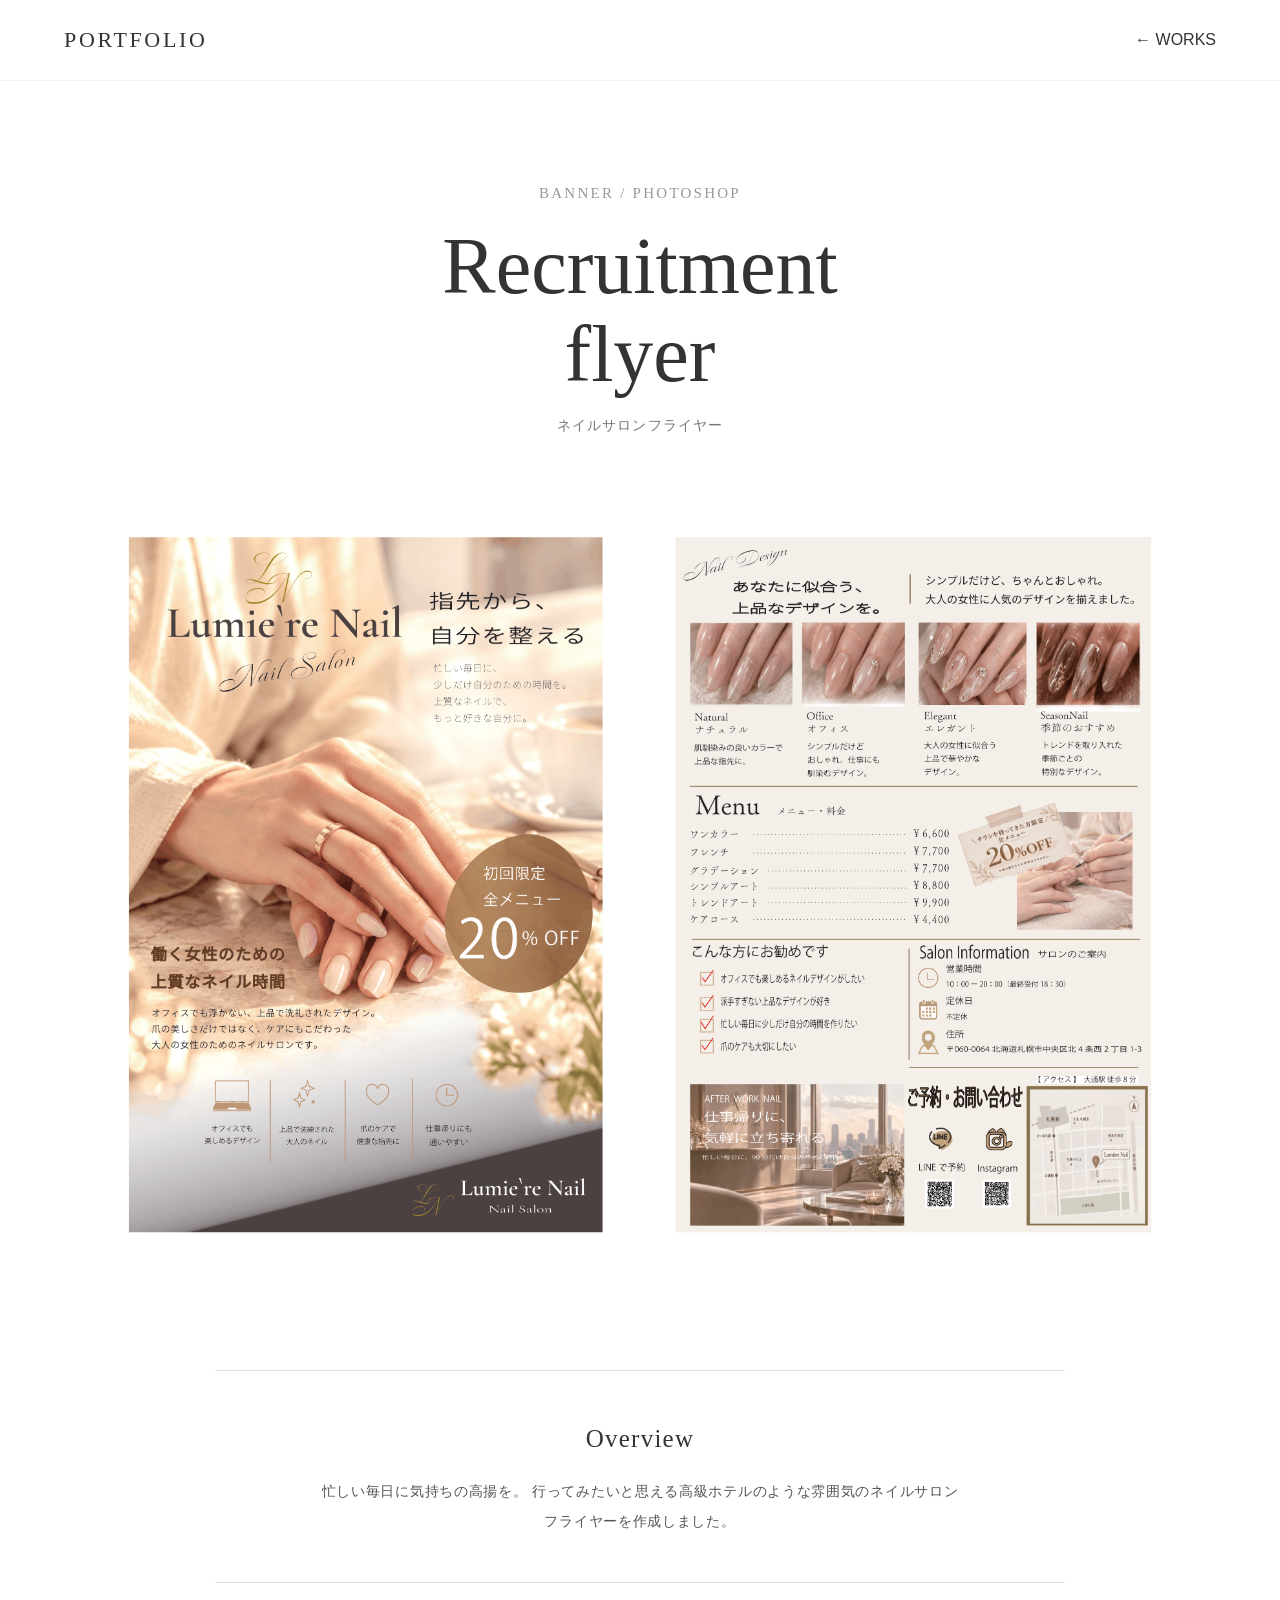
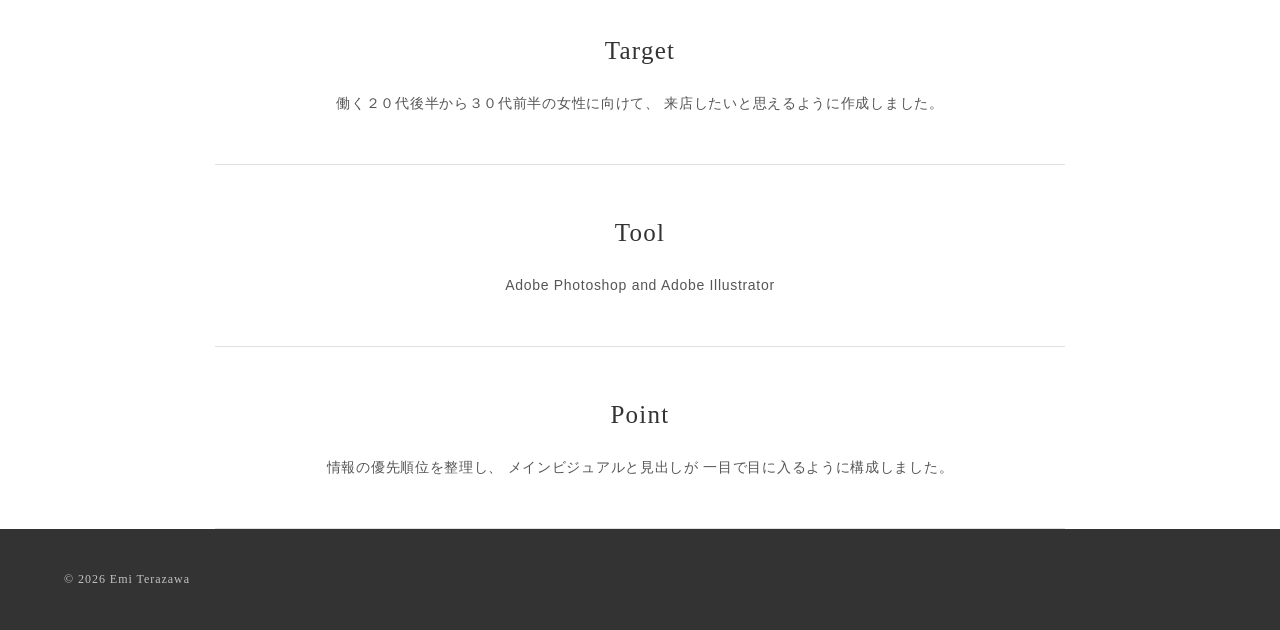
<file: works/flyer.html>
<!DOCTYPE html>
<html lang="ja">

<head>

    <meta charset="UTF-8">

    <meta name="viewport"
        content="width=device-width, initial-scale=1.0">

    <title>Recruitment Banner | Portfolio</title>

    <link rel="stylesheet"
        href="../css/style.css">

    <link rel="stylesheet"
        href="../css/work-detail.css">

</head>


<body>


<header class="header">

    <div class="header-inner">

        <a href="../index.html"
            class="logo">

            PORTFOLIO

        </a>


        <a href="../index.html#works"
            class="back-link">

            ← WORKS

        </a>

    </div>

</header>



<main class="work-detail">


    <div class="work-detail-heading">

        <span>
            BANNER / PHOTOSHOP
        </span>

        <h1>
            Recruitment<br>
            flyer
        </h1>

        <p>
            ネイルサロンフライヤー
        </p>

    </div>



    <div class="work-detail-main">

        <img
            src="../images/フライヤー修正2-1.png"
            alt="フライヤー表">
            <img
            src="../images/フライヤー修正2-2.png"
            alt="フライヤー裏">

    </div>



    <div class="work-detail-info">


        <div>

            <h2>
                Overview
            </h2>

            <p>
                忙しい毎日に気持ちの高揚を。
                行ってみたいと思える高級ホテルのような雰囲気のネイルサロンフライヤーを作成しました。
            </p>

        </div>


        <div>

            <h2>
                Target
            </h2>

            <p>
                働く２０代後半から３０代前半の女性に向けて、
                来店したいと思えるように作成しました。
            </p>

        </div>


        <div>

            <h2>
                Tool
            </h2>

            <p>
                Adobe Photoshop
                and Adobe Illustrator
            </p>

        </div>


        <div>

            <h2>
                Point
            </h2>

            <p>
                情報の優先順位を整理し、
                メインビジュアルと見出しが
                一目で目に入るように構成しました。
            </p>

        </div>

    </div>


</main>



<footer class="footer">

    <div class="footer-inner">

        <p>
            © 2026 Emi Terazawa
        </p>

    </div>

</footer>


</body>

</html>
</file>
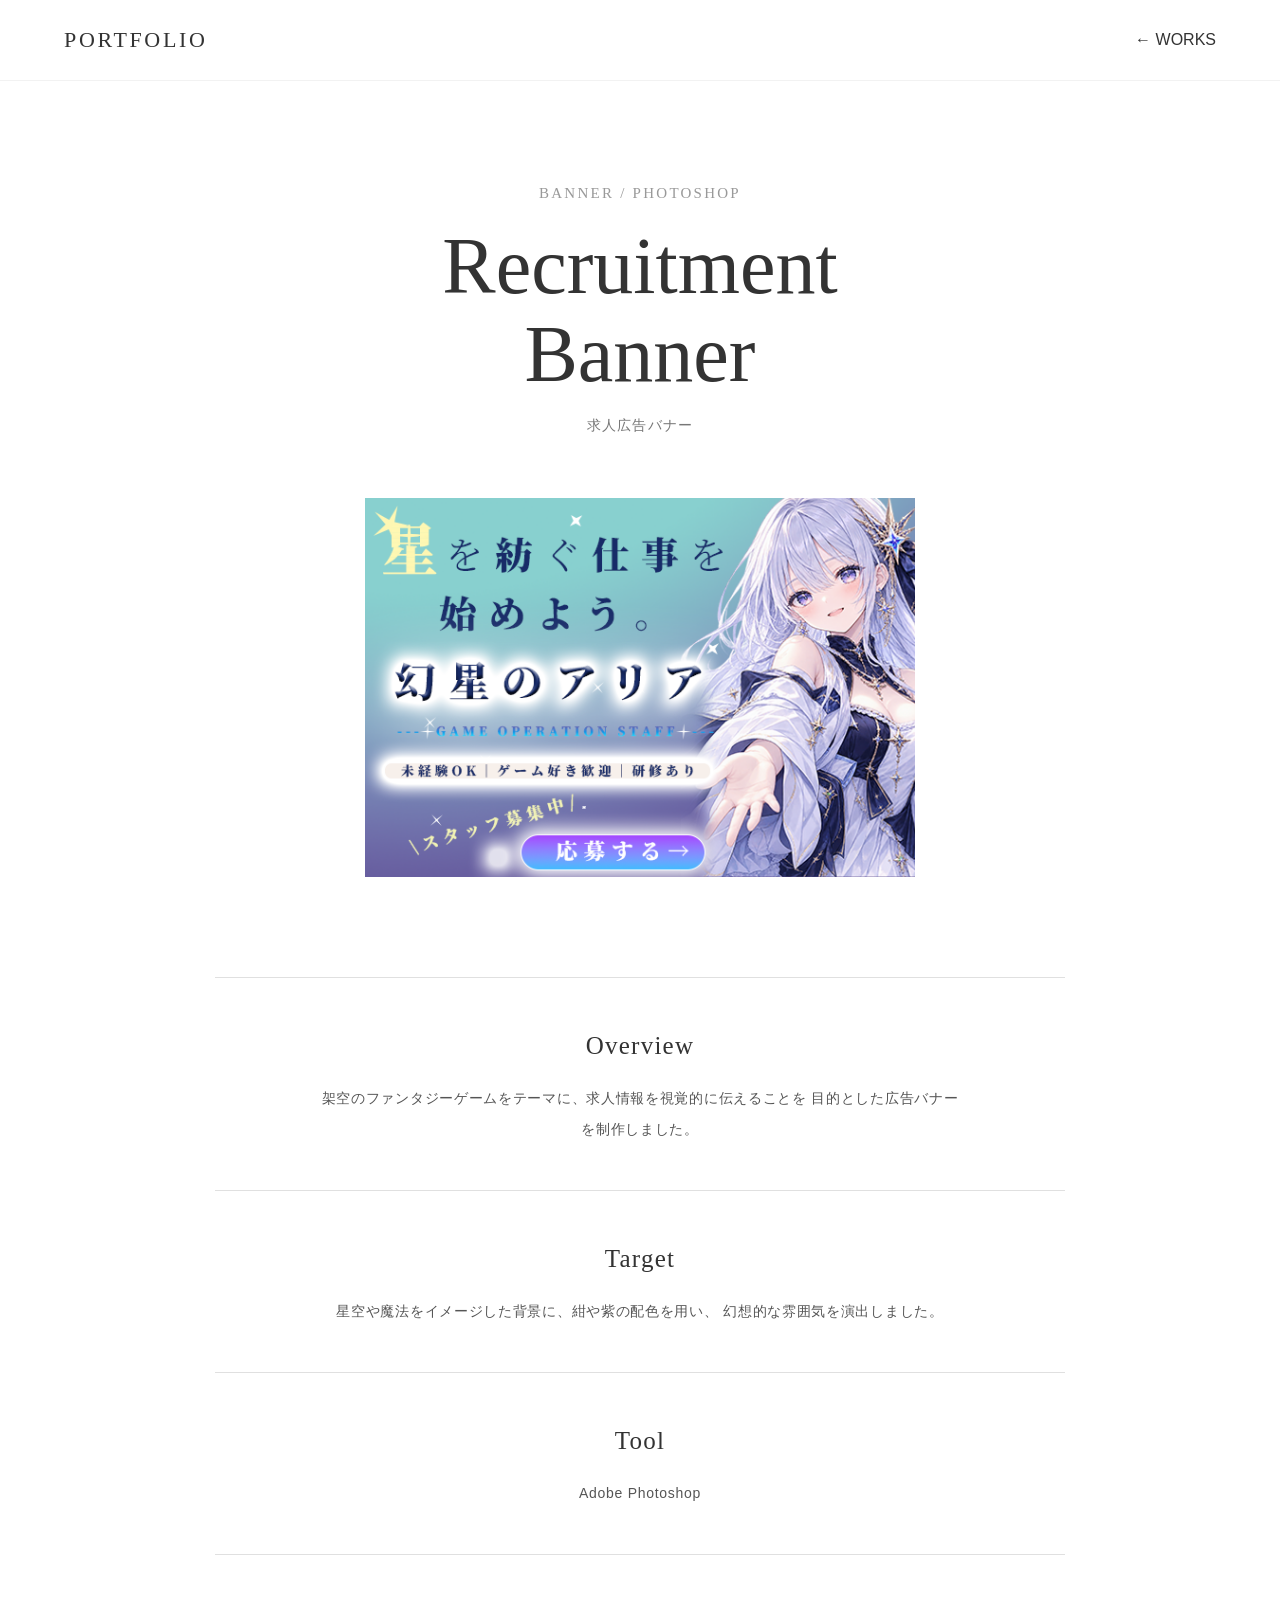
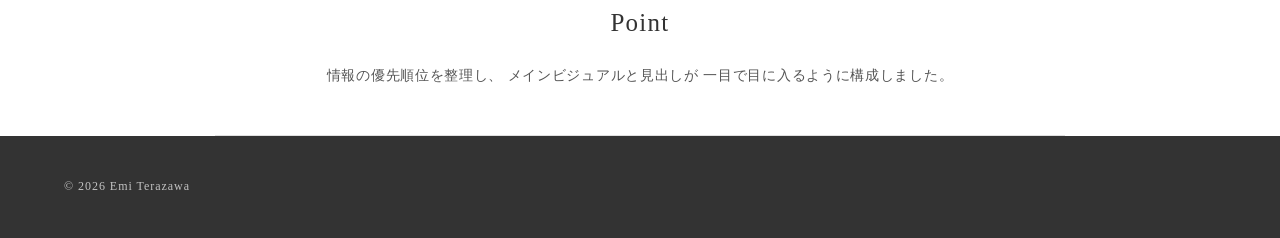
<file: works/game.html>
<!DOCTYPE html>
<html lang="ja">

<head>

    <meta charset="UTF-8">

    <meta name="viewport"
        content="width=device-width, initial-scale=1.0">

    <title>Recruitment Banner | Portfolio</title>

    <link rel="stylesheet"
        href="../css/style.css">

    <link rel="stylesheet"
        href="../css/work-detail.css">

</head>


<body>


<header class="header">

    <div class="header-inner">

        <a href="../index.html"
            class="logo">

            PORTFOLIO

        </a>


        <a href="../index.html#works"
            class="back-link">

            ← WORKS

        </a>

    </div>

</header>



<main class="work-detail">


    <div class="work-detail-heading">

        <span>
            BANNER / PHOTOSHOP
        </span>

        <h1>
            Recruitment<br>
            Banner
        </h1>

        <p>
            求人広告バナー
        </p>

    </div>



    <div class="work-detail-main">

        <img
            src="../images/アリア.png"
            alt="求人広告バナー">

    </div>



    <div class="work-detail-info">


        <div>

            <h2>
                Overview
            </h2>

            <p>
                架空のファンタジーゲームをテーマに、求人情報を視覚的に伝えることを
                目的とした広告バナーを制作しました。
            </p>

        </div>


        <div>

            <h2>
                Target
            </h2>

            <p>
                星空や魔法をイメージした背景に、紺や紫の配色を用い、
                幻想的な雰囲気を演出しました。
            </p>

        </div>


        <div>

            <h2>
                Tool
            </h2>

            <p>
                Adobe Photoshop
            </p>

        </div>


        <div>

            <h2>
                Point
            </h2>

            <p>
                情報の優先順位を整理し、
                メインビジュアルと見出しが
                一目で目に入るように構成しました。
            </p>

        </div>

    </div>


</main>



<footer class="footer">

    <div class="footer-inner">

        <p>
            © 2026 Emi Terazawa
        </p>

    </div>

</footer>


</body>

</html>
</file>
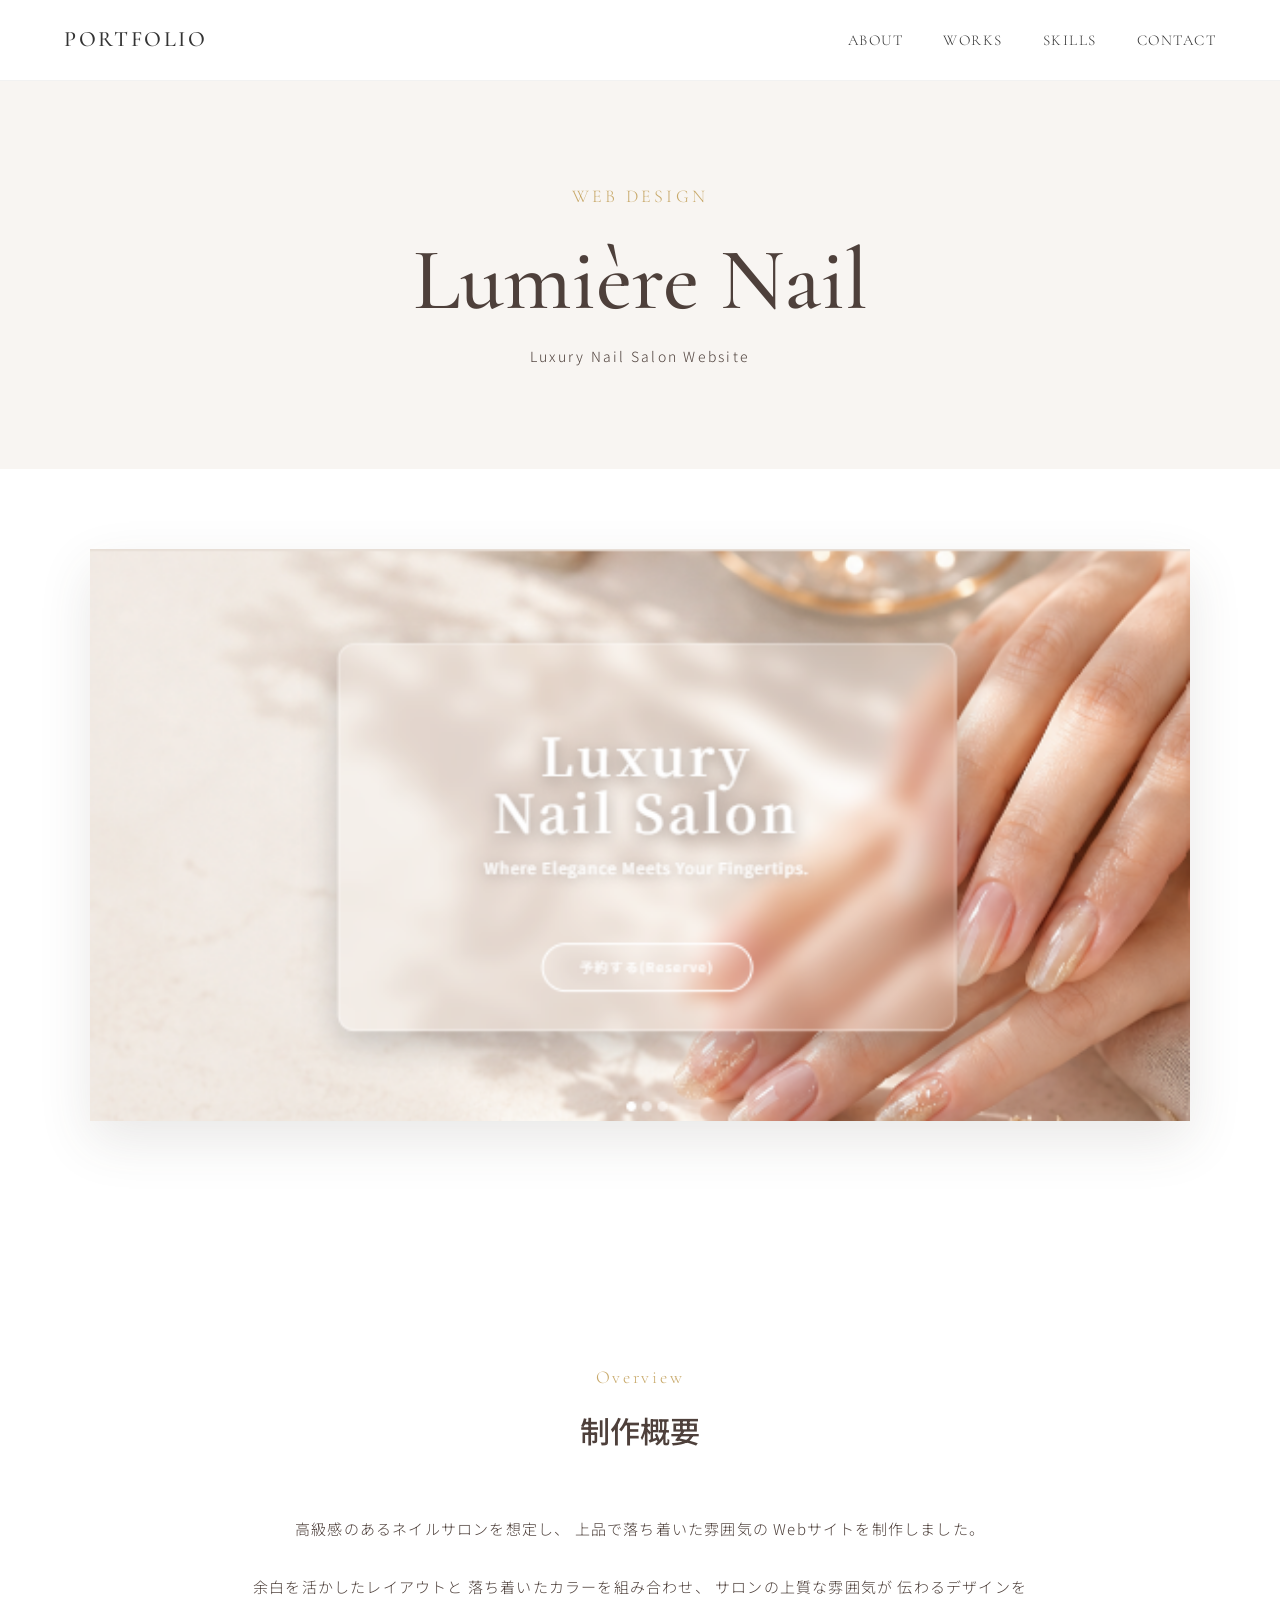
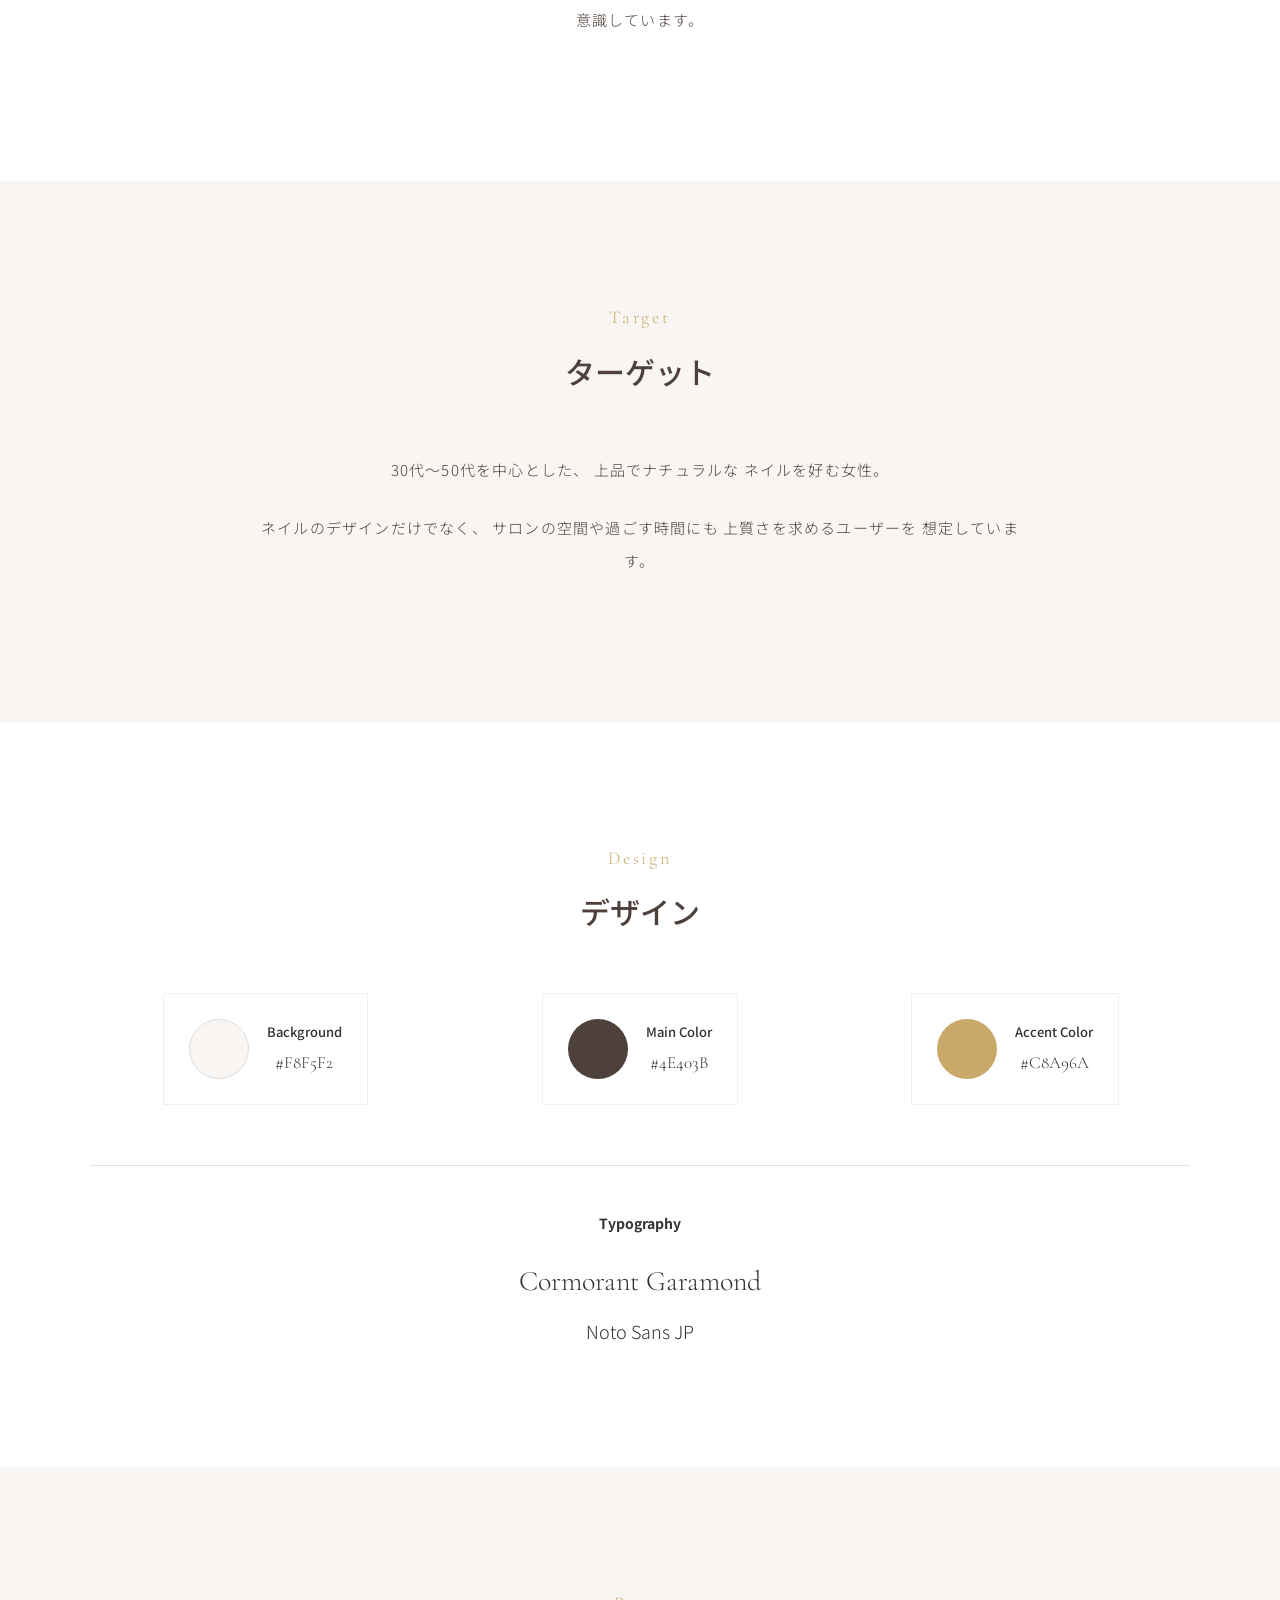
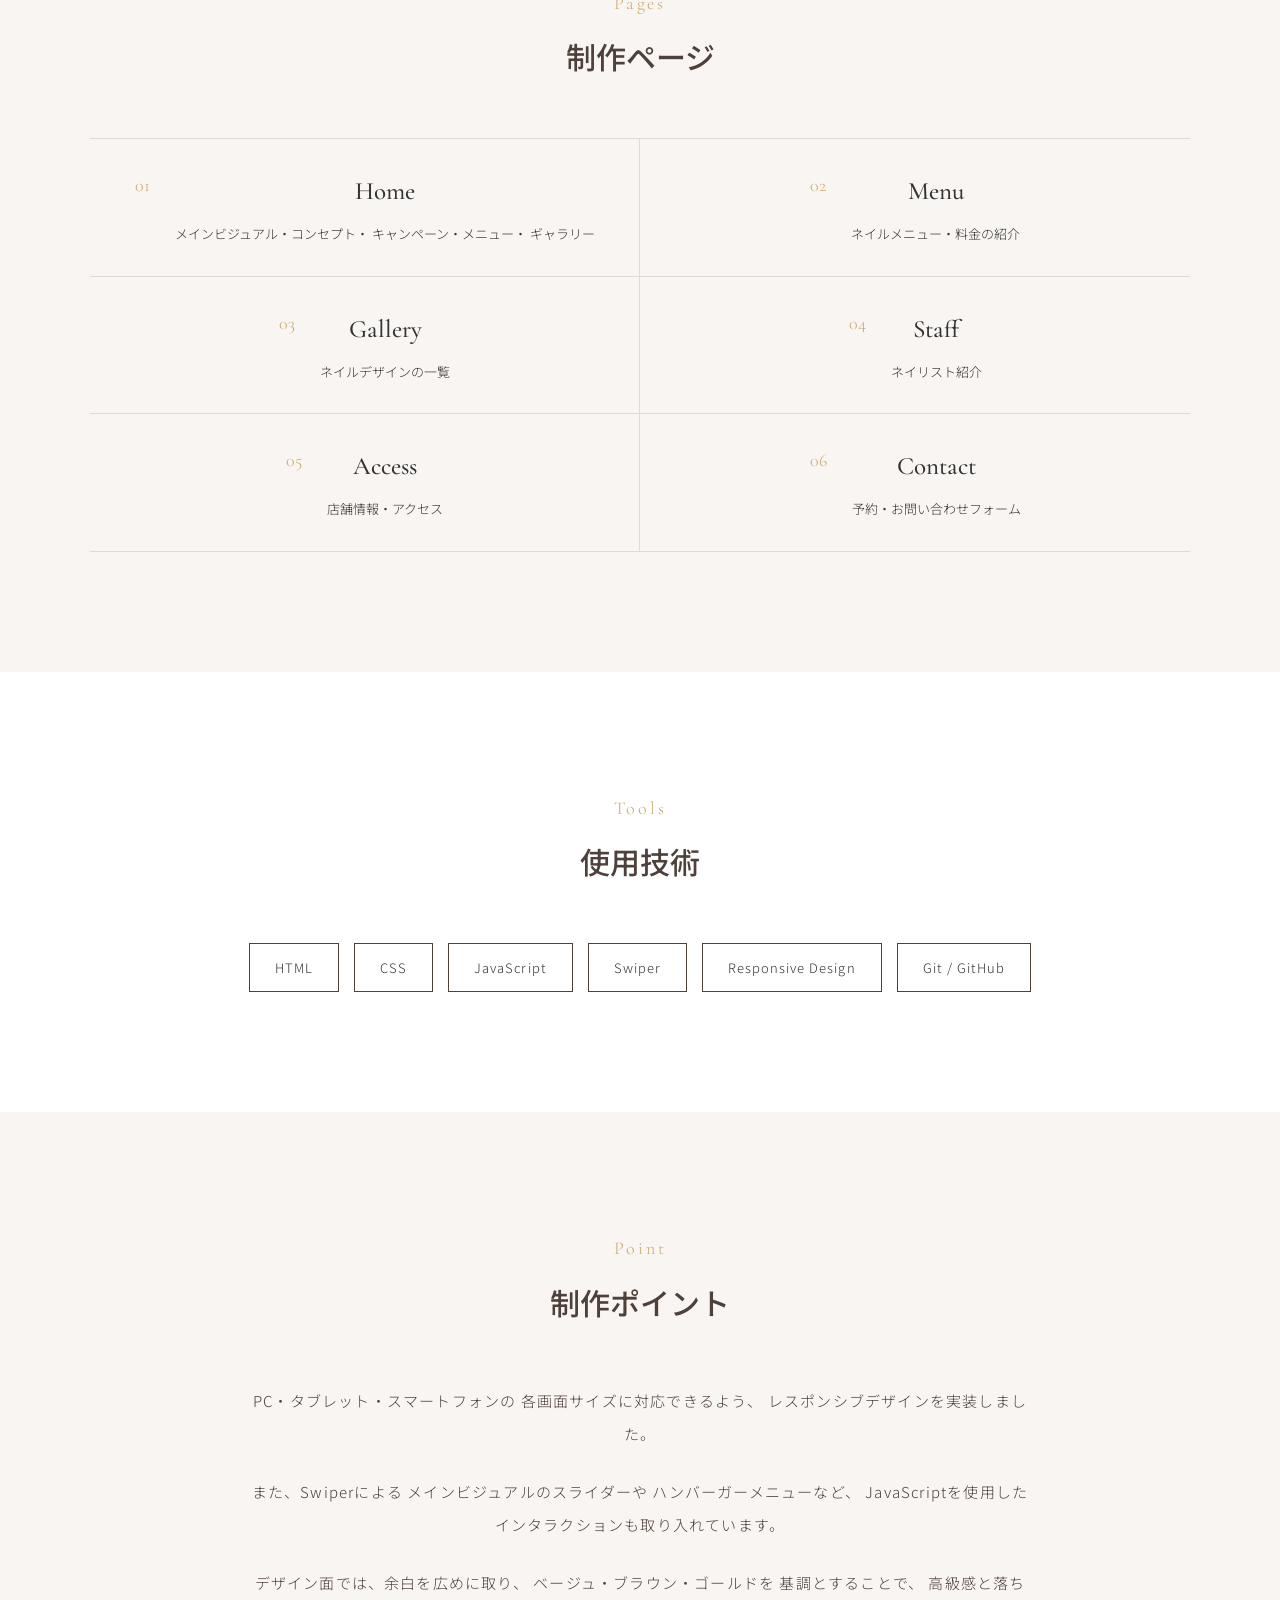
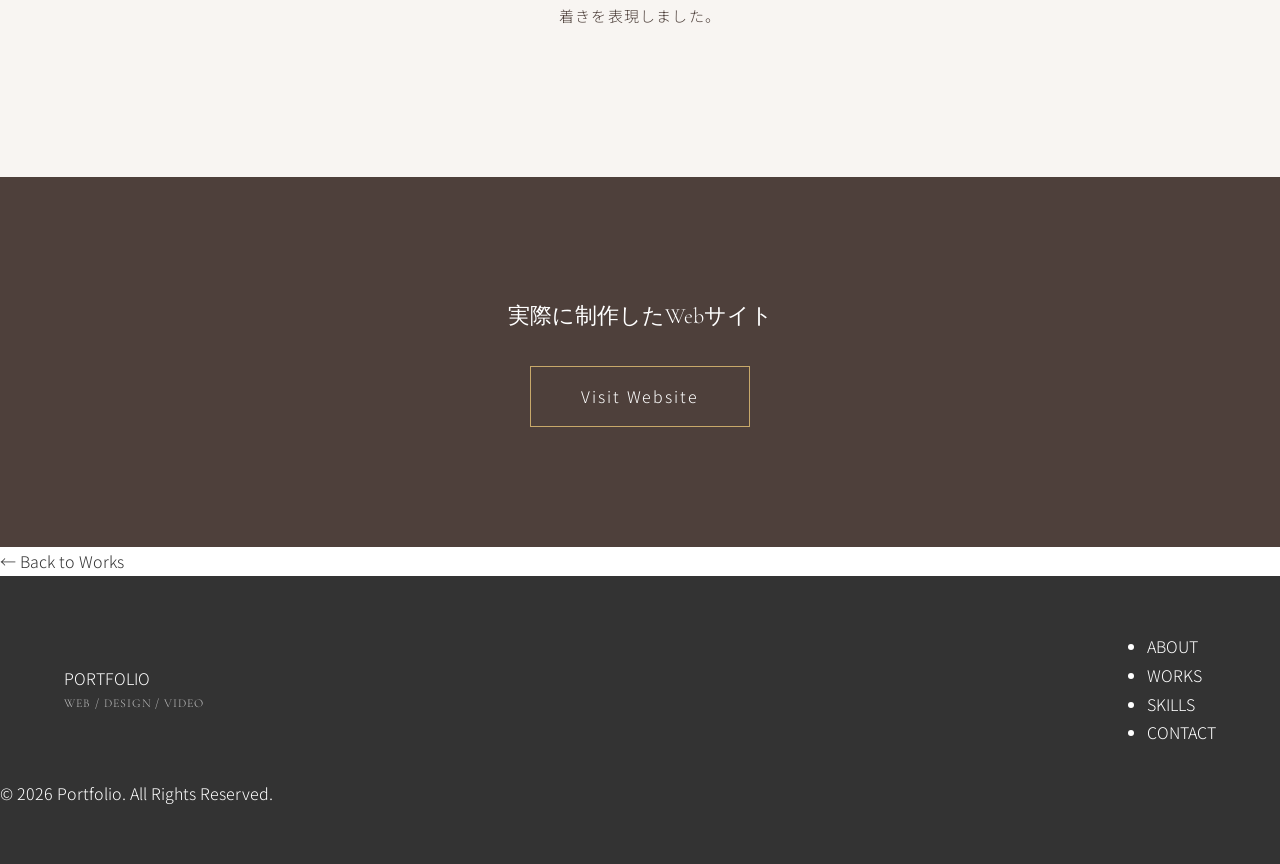
<file: works/lumiere.html>
<!DOCTYPE html>
<html lang="ja">

<head>
    <meta charset="UTF-8">

    <meta name="viewport" content="width=device-width, initial-scale=1.0">

    <meta name="description"
        content="Lumière Nail - ネイルサロンのWebサイト制作実績">

    <title>Lumière Nail | Portfolio</title>

    <!-- Google Fonts -->
    <link rel="preconnect"
        href="https://fonts.googleapis.com">

    <link rel="preconnect"
        href="https://fonts.gstatic.com"
        crossorigin>

    <link href="https://fonts.googleapis.com/css2?family=Cormorant+Garamond:wght@400;500;600&family=Noto+Sans+JP:wght@300;400;500;700&display=swap"
        rel="stylesheet">

    <!-- Portfolio CSS -->
    <link rel="stylesheet"
        href="../css/style.css">

    <link rel="stylesheet"
        href="../css/work-detail.css">
</head>


<body class="lumiere-detail">


    <!-- =========================
         Header
    ========================== -->

    <header class="header">

        <div class="header-inner">

            <h1 class="logo">
                <a href="../index.html">
                    PORTFOLIO
                </a>
            </h1>


            <nav class="nav">

                <ul class="nav-list">

                    <li>
                        <a href="../index.html#about">
                            ABOUT
                        </a>
                    </li>

                    <li>
                        <a href="../index.html#works">
                            WORKS
                        </a>
                    </li>

                    <li>
                        <a href="../index.html#skills">
                            SKILLS
                        </a>
                    </li>

                    <li>
                        <a href="../index.html#contact">
                            CONTACT
                        </a>
                    </li>

                </ul>

            </nav>


            <button class="hamburger"
                type="button"
                aria-label="メニューを開く">

                <span></span>
                <span></span>
                <span></span>

            </button>

        </div>


        <!-- Mobile Menu -->

        <nav class="mobile-nav">

            <ul>

                <li>
                    <a href="../index.html#about">
                        ABOUT
                    </a>
                </li>

                <li>
                    <a href="../index.html#works">
                        WORKS
                    </a>
                </li>

                <li>
                    <a href="../index.html#skills">
                        SKILLS
                    </a>
                </li>

                <li>
                    <a href="../index.html#contact">
                        CONTACT
                    </a>
                </li>

            </ul>

        </nav>

    </header>



    <main>


        <!-- =========================
             Hero
        ========================== -->

        <section class="lumiere-work-hero">

            <div class="lumiere-work-hero-inner">

                <p class="lumiere-work-label">
                    WEB DESIGN
                </p>

                <h2>
                    Lumière Nail
                </h2>

                <p class="lumiere-work-subtitle">
                    Luxury Nail Salon Website
                </p>

            </div>

        </section>



        <!-- =========================
             Main Visual
        ========================== -->

        <section class="lumiere-work-visual">

            <div class="lumiere-work-inner">

                <img src="../images/ネイルサロン画像.png"
                    alt="Lumière Nail Webサイト">

            </div>

        </section>



        <!-- =========================
             Overview
        ========================== -->

        <section class="lumiere-work-section">

            <div class="lumiere-work-inner">

                <div class="lumiere-section-heading">

                    <span>
                        Overview
                    </span>

                    <h3>
                        制作概要
                    </h3>

                </div>


                <div class="lumiere-work-text">

                    <p>
                        高級感のあるネイルサロンを想定し、
                        上品で落ち着いた雰囲気の
                        Webサイトを制作しました。
                    </p>

                    <p>
                        余白を活かしたレイアウトと
                        落ち着いたカラーを組み合わせ、
                        サロンの上質な雰囲気が
                        伝わるデザインを意識しています。
                    </p>

                </div>

            </div>

        </section>



        <!-- =========================
             Target
        ========================== -->

        <section class="lumiere-work-section lumiere-work-section-bg">

            <div class="lumiere-work-inner">

                <div class="lumiere-section-heading">

                    <span>
                        Target
                    </span>

                    <h3>
                        ターゲット
                    </h3>

                </div>


                <div class="lumiere-work-text">

                    <p>
                        30代〜50代を中心とした、
                        上品でナチュラルな
                        ネイルを好む女性。
                    </p>

                    <p>
                        ネイルのデザインだけでなく、
                        サロンの空間や過ごす時間にも
                        上質さを求めるユーザーを
                        想定しています。
                    </p>

                </div>

            </div>

        </section>



        <!-- =========================
             Design
        ========================== -->

        <section class="lumiere-work-section">

            <div class="lumiere-work-inner">

                <div class="lumiere-section-heading">

                    <span>
                        Design
                    </span>

                    <h3>
                        デザイン
                    </h3>

                </div>


                <div class="lumiere-color-list">


                    <div class="lumiere-color-item">

                        <span class="lumiere-color lumiere-color-bg">
                        </span>

                        <div>

                            <h4>
                                Background
                            </h4>

                            <p>
                                #F8F5F2
                            </p>

                        </div>

                    </div>


                    <div class="lumiere-color-item">

                        <span class="lumiere-color lumiere-color-main">
                        </span>

                        <div>

                            <h4>
                                Main Color
                            </h4>

                            <p>
                                #4E403B
                            </p>

                        </div>

                    </div>


                    <div class="lumiere-color-item">

                        <span class="lumiere-color lumiere-color-accent">
                        </span>

                        <div>

                            <h4>
                                Accent Color
                            </h4>

                            <p>
                                #C8A96A
                            </p>

                        </div>

                    </div>

                </div>


                <div class="lumiere-font-box">

                    <h4>
                        Typography
                    </h4>

                    <p class="lumiere-font-en">
                        Cormorant Garamond
                    </p>

                    <p class="lumiere-font-jp">
                        Noto Sans JP
                    </p>

                </div>

            </div>

        </section>



        <!-- =========================
             Pages
        ========================== -->

        <section class="lumiere-work-section lumiere-work-section-bg">

            <div class="lumiere-work-inner">

                <div class="lumiere-section-heading">

                    <span>
                        Pages
                    </span>

                    <h3>
                        制作ページ
                    </h3>

                </div>


                <div class="lumiere-page-list">


                    <div class="lumiere-page-item">

                        <span>
                            01
                        </span>

                        <div>

                            <h4>
                                Home
                            </h4>

                            <p>
                                メインビジュアル・コンセプト・
                                キャンペーン・メニュー・
                                ギャラリー
                            </p>

                        </div>

                    </div>


                    <div class="lumiere-page-item">

                        <span>
                            02
                        </span>

                        <div>

                            <h4>
                                Menu
                            </h4>

                            <p>
                                ネイルメニュー・料金の紹介
                            </p>

                        </div>

                    </div>


                    <div class="lumiere-page-item">

                        <span>
                            03
                        </span>

                        <div>

                            <h4>
                                Gallery
                            </h4>

                            <p>
                                ネイルデザインの一覧
                            </p>

                        </div>

                    </div>


                    <div class="lumiere-page-item">

                        <span>
                            04
                        </span>

                        <div>

                            <h4>
                                Staff
                            </h4>

                            <p>
                                ネイリスト紹介
                            </p>

                        </div>

                    </div>


                    <div class="lumiere-page-item">

                        <span>
                            05
                        </span>

                        <div>

                            <h4>
                                Access
                            </h4>

                            <p>
                                店舗情報・アクセス
                            </p>

                        </div>

                    </div>


                    <div class="lumiere-page-item">

                        <span>
                            06
                        </span>

                        <div>

                            <h4>
                                Contact
                            </h4>

                            <p>
                                予約・お問い合わせフォーム
                            </p>

                        </div>

                    </div>

                </div>

            </div>

        </section>



        <!-- =========================
             Skills
        ========================== -->

        <section class="lumiere-work-section">

            <div class="lumiere-work-inner">

                <div class="lumiere-section-heading">

                    <span>
                        Tools
                    </span>

                    <h3>
                        使用技術
                    </h3>

                </div>


                <ul class="lumiere-tool-list">

                    <li>
                        HTML
                    </li>

                    <li>
                        CSS
                    </li>

                    <li>
                        JavaScript
                    </li>

                    <li>
                        Swiper
                    </li>

                    <li>
                        Responsive Design
                    </li>

                    <li>
                        Git / GitHub
                    </li>

                </ul>

            </div>

        </section>



        <!-- =========================
             Point
        ========================== -->

        <section class="lumiere-work-section lumiere-work-section-bg">

            <div class="lumiere-work-inner">

                <div class="lumiere-section-heading">

                    <span>
                        Point
                    </span>

                    <h3>
                        制作ポイント
                    </h3>

                </div>


                <div class="lumiere-work-text">

                    <p>
                        PC・タブレット・スマートフォンの
                        各画面サイズに対応できるよう、
                        レスポンシブデザインを実装しました。
                    </p>

                    <p>
                        また、Swiperによる
                        メインビジュアルのスライダーや
                        ハンバーガーメニューなど、
                        JavaScriptを使用した
                        インタラクションも取り入れています。
                    </p>

                    <p>
                        デザイン面では、余白を広めに取り、
                        ベージュ・ブラウン・ゴールドを
                        基調とすることで、
                        高級感と落ち着きを表現しました。
                    </p>

                </div>

            </div>

        </section>



        <!-- =========================
             Website
        ========================== -->

        <section class="lumiere-work-link">

            <div class="lumiere-work-inner">

                <p>
                    実際に制作したWebサイト
                </p>

                <a href="https://emi1088.github.io/sakuhinn2/"
                    class="lumiere-button">
                    Visit Website
                </a>

            </div>

        </section>



        <!-- =========================
             Back
        ========================== -->

        <section class="lumiere-work-back">

            <a href="../index.html#works">
                ← Back to Works
            </a>

        </section>


    </main>



    <!-- =========================
         Footer
    ========================== -->

    <footer class="footer">

        <div class="footer-inner">

            <div class="footer-logo">

                <a href="../index.html">
                    PORTFOLIO
                </a>

                <p>
                    WEB / DESIGN / VIDEO
                </p>

            </div>


            <nav class="footer-nav">

                <ul>

                    <li>
                        <a href="../index.html#about">
                            ABOUT
                        </a>
                    </li>

                    <li>
                        <a href="../index.html#works">
                            WORKS
                        </a>
                    </li>

                    <li>
                        <a href="../index.html#skills">
                            SKILLS
                        </a>
                    </li>

                    <li>
                        <a href="../index.html#contact">
                            CONTACT
                        </a>
                    </li>

                </ul>

            </nav>

        </div>


        <p class="copyright">
            &copy; 2026 Portfolio. All Rights Reserved.
        </p>

    </footer>



    <script src="../js/script.js"></script>

</body>

</html>
</file>
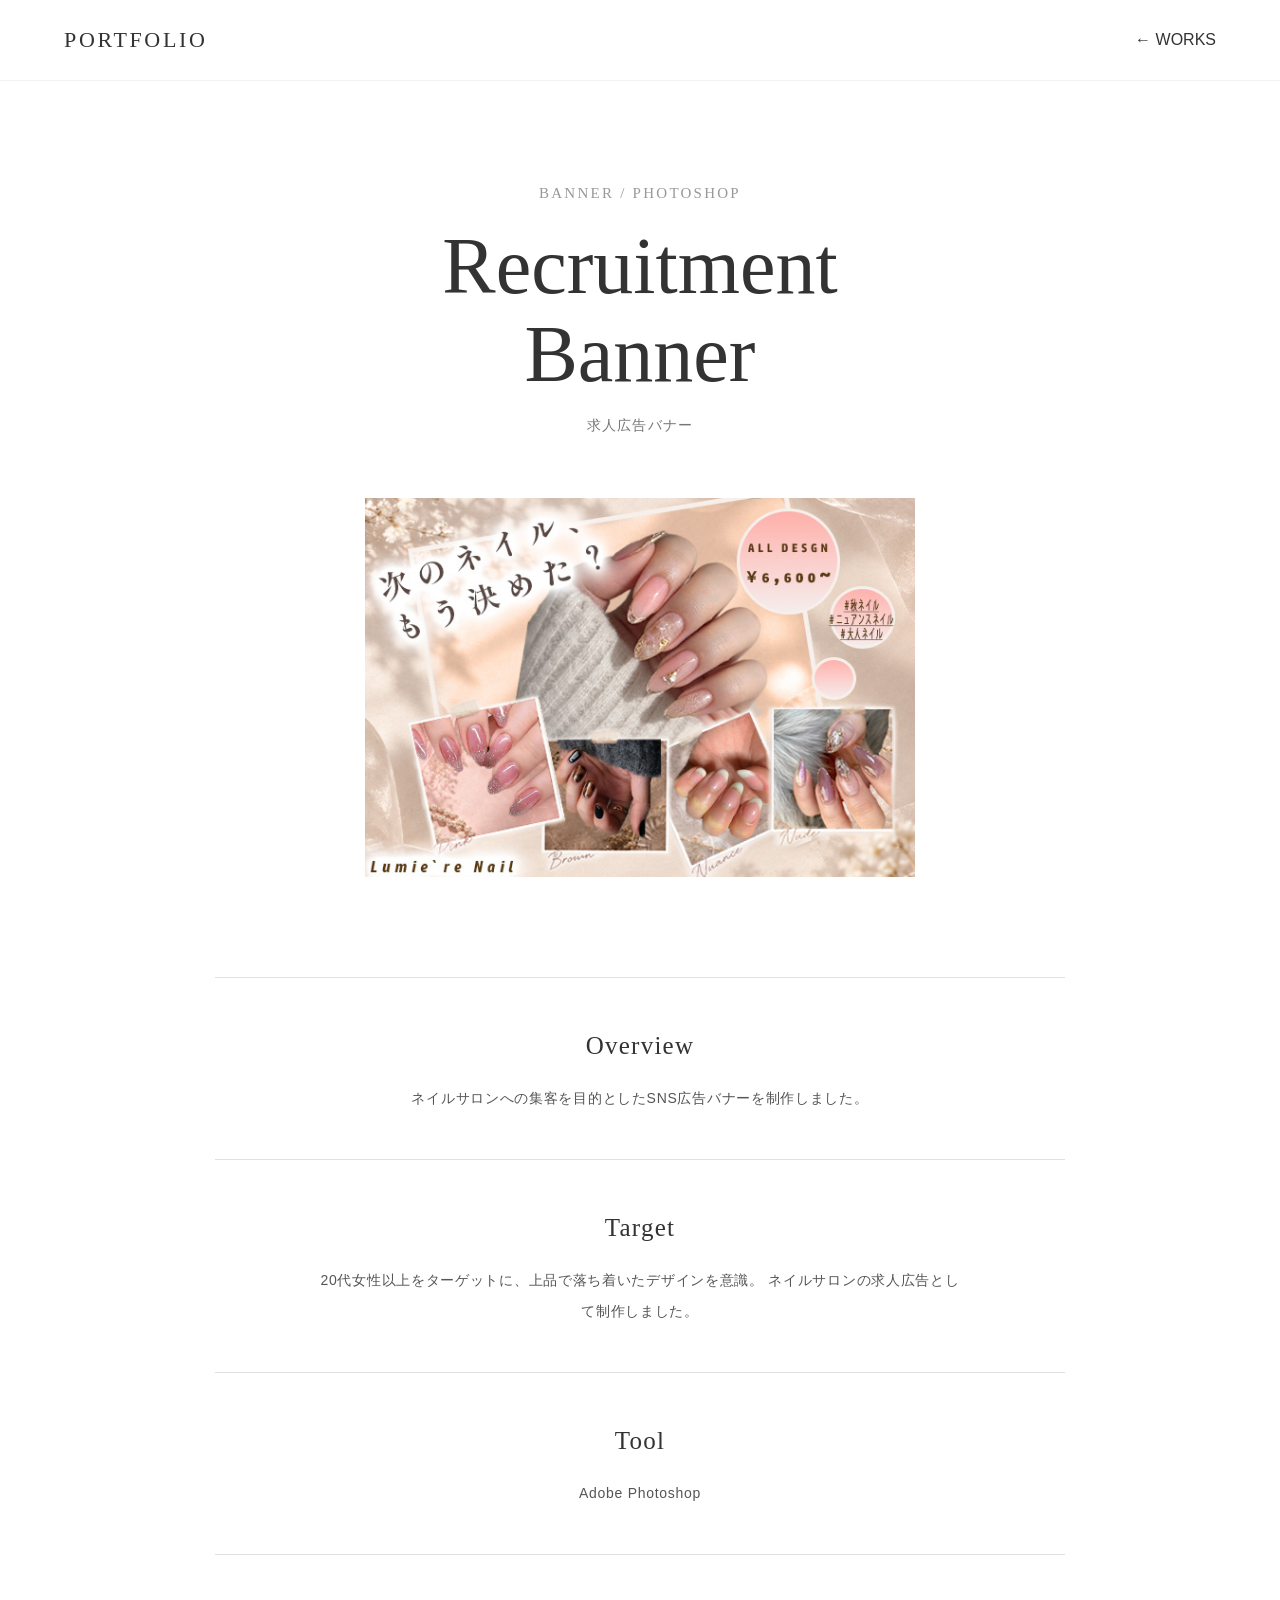
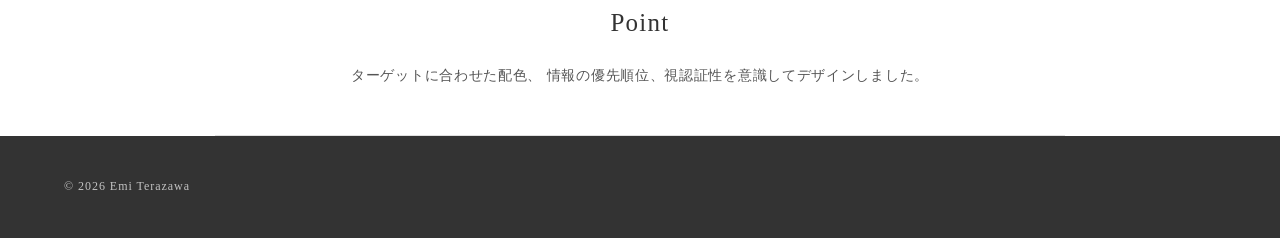
<file: works/nail-banner.html>
<!DOCTYPE html>
<html lang="ja">

<head>

    <meta charset="UTF-8">

    <meta name="viewport"
        content="width=device-width, initial-scale=1.0">

    <title>Recruitment Banner | Portfolio</title>

    <link rel="stylesheet"
        href="../css/style.css">

    <link rel="stylesheet"
        href="../css/work-detail.css">

</head>


<body>


<header class="header">

    <div class="header-inner">

        <a href="../index.html"
            class="logo">

            PORTFOLIO

        </a>


        <a href="../index.html#works"
            class="back-link">

            ← WORKS

        </a>

    </div>

</header>



<main class="work-detail">


    <div class="work-detail-heading">

        <span>
            BANNER / PHOTOSHOP
        </span>

        <h1>
            Recruitment<br>
            Banner
        </h1>

        <p>
            求人広告バナー
        </p>

    </div>



    <div class="work-detail-main">

        <img
            src="../images/ネイルサロン 1.jpg"
            alt="求人広告バナー">

    </div>



    <div class="work-detail-info">


        <div>

            <h2>
                Overview
            </h2>

            <p>
                ネイルサロンへの集客を目的としたSNS広告バナーを制作しました。<br>
            </p>

        </div>


        <div>

            <h2>
                Target
            </h2>

            <p>
                20代女性以上をターゲットに、上品で落ち着いたデザインを意識。
                ネイルサロンの求人広告として制作しました。
            </p>

        </div>


        <div>

            <h2>
                Tool
            </h2>

            <p>
                Adobe Photoshop
            </p>

        </div>


        <div>

            <h2>
                Point
            </h2>

            <p>
                ターゲットに合わせた配色、
                情報の優先順位、視認証性を意識してデザインしました。
            </p>

        </div>

    </div>


</main>



<footer class="footer">

    <div class="footer-inner">

        <p>
            © 2026 Emi Terazawa
        </p>

    </div>

</footer>


</body>

</html>
</file>
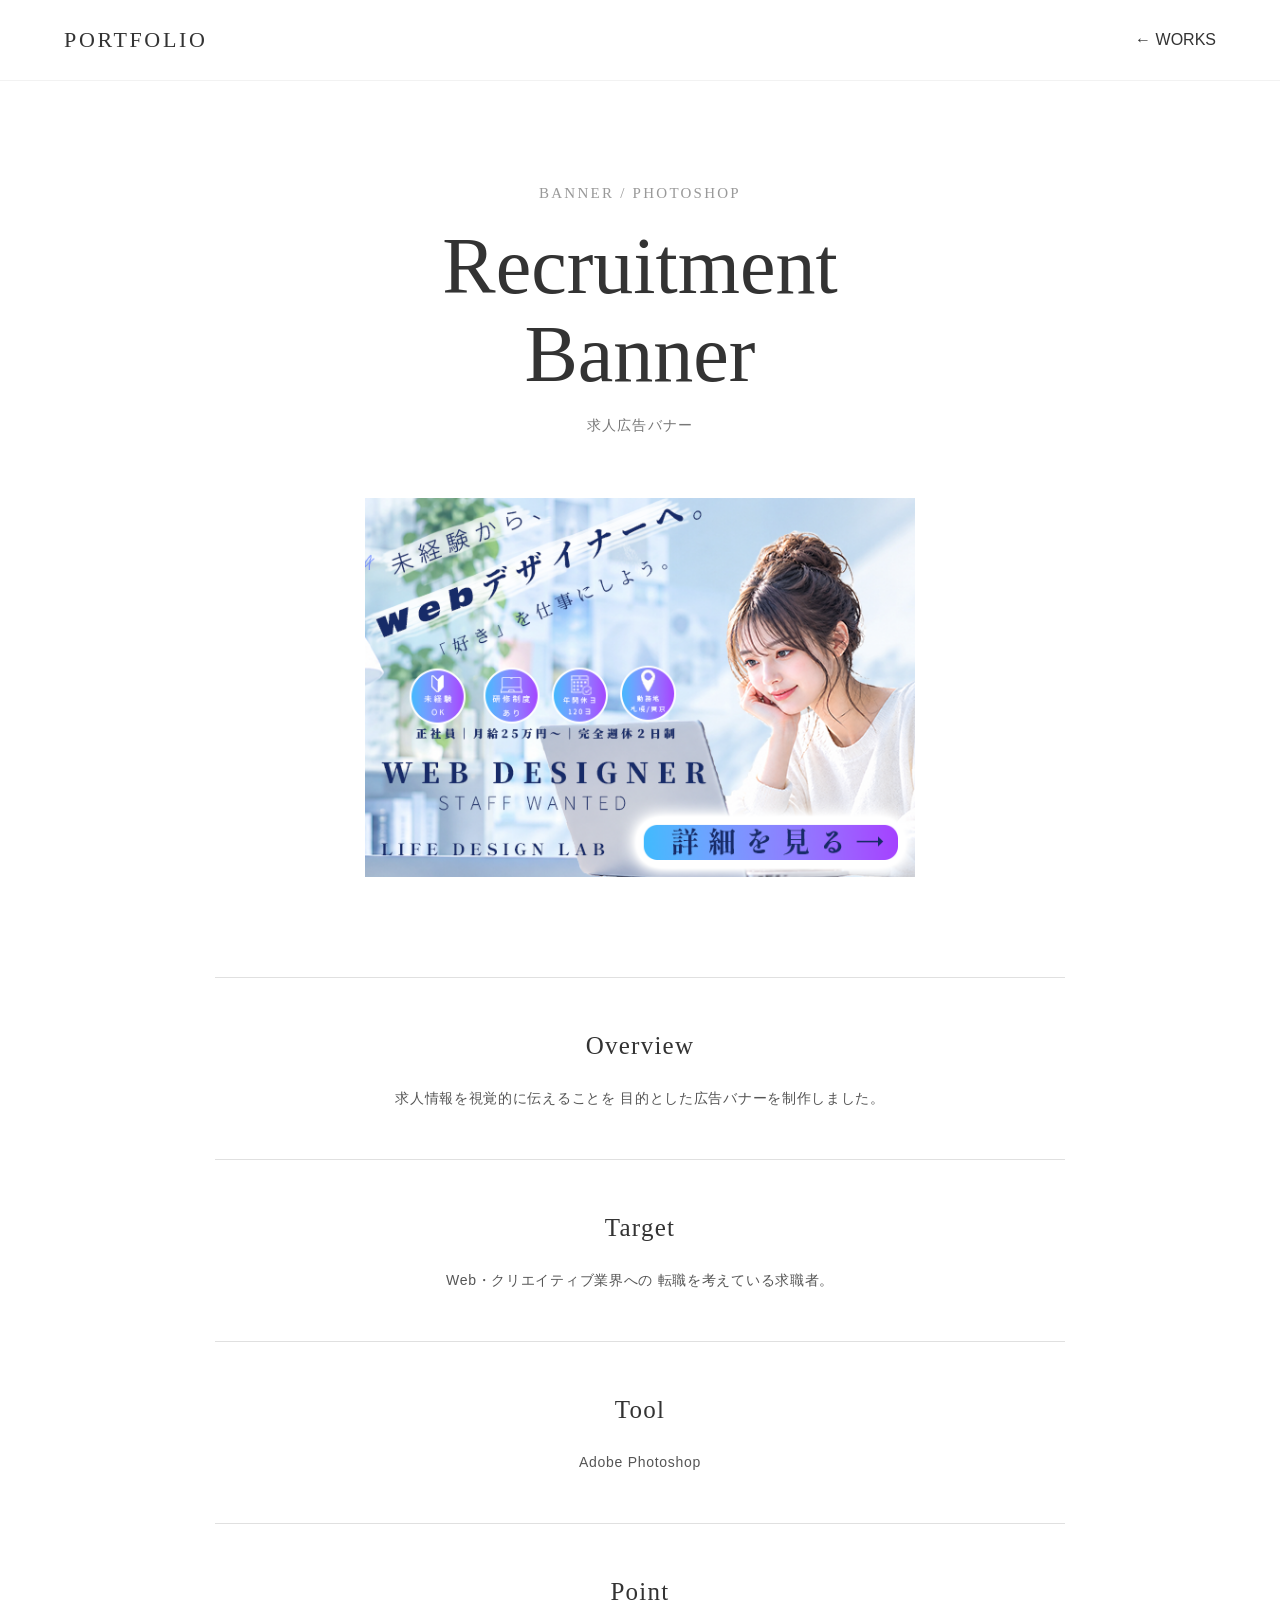
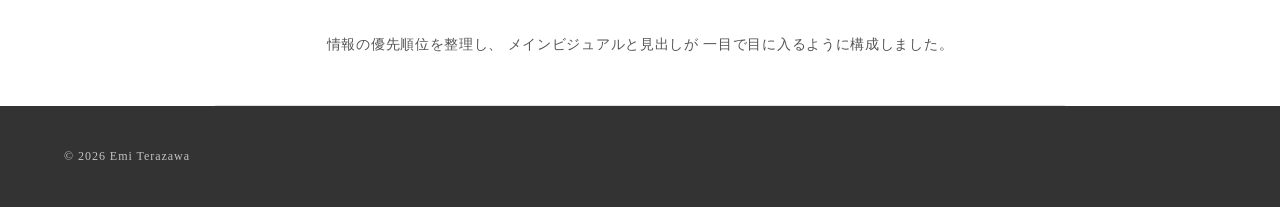
<file: works/recruitment.html>
<!doctype html>
<html lang="ja">
  <head>
    <meta charset="UTF-8" />

    <meta name="viewport" content="width=device-width, initial-scale=1.0" />

    <title>Recruitment Banner | Portfolio</title>

    <link rel="stylesheet" href="../css/style.css" />

    <link rel="stylesheet" href="../css/work-detail.css" />
  </head>

  <body>
    <header class="header">
      <div class="header-inner">
        <a href="../index.html" class="logo"> PORTFOLIO </a>

        <a href="../index.html#works" class="back-link"> ← WORKS </a>
      </div>
    </header>

    <main class="work-detail">
      <div class="work-detail-heading">
        <span> BANNER / PHOTOSHOP </span>

        <h1>
          Recruitment<br />
          Banner
        </h1>

        <p>求人広告バナー</p>
      </div>

      <div class="work-detail-main">
        <img src="../images/広告 2.png" alt="求人広告バナー" />
      </div>

      <div class="work-detail-info">
        <div>
          <h2>Overview</h2>

          <p>
            求人情報を視覚的に伝えることを 目的とした広告バナーを制作しました。
          </p>
        </div>

        <div>
          <h2>Target</h2>

          <p>Web・クリエイティブ業界への 転職を考えている求職者。</p>
        </div>

        <div>
          <h2>Tool</h2>

          <p>Adobe Photoshop</p>
        </div>

        <div>
          <h2>Point</h2>

          <p>
            情報の優先順位を整理し、 メインビジュアルと見出しが
            一目で目に入るように構成しました。
          </p>
        </div>
      </div>
    </main>

    <footer class="footer">
      <div class="footer-inner">
        <p>© 2026 Emi Terazawa</p>
      </div>
    </footer>
  </body>
</html>
</file>
<file: css/style.css>
/* ==================================================
   Portfolio
   style.css
================================================== */


/* ==================================================
   Reset
================================================== */

* {
    box-sizing: border-box;
}

html {
    scroll-behavior: smooth;
}

body {
    margin: 0;

    font-family:
        "Noto Sans JP",
        sans-serif;

    font-weight: 300;
    line-height: 1.8;

    color: #333;
    background-color: #fff;
}

img {
    display: block;
    max-width: 100%;
    height: auto;
}

a {
    color: inherit;
    text-decoration: none;
}

button {
    font: inherit;
}


/* ==================================================
   Header
================================================== */

.header {
    position: fixed;

    top: 0;
    left: 0;

    z-index: 1000;

    width: 100%;

    background: rgba(255, 255, 255, 0.96);

    border-bottom:
        1px solid rgba(0, 0, 0, 0.05);
}

.header-inner {
    display: flex;

    align-items: center;
    justify-content: space-between;

    width: min(90%, 1200px);
    height: 80px;

    margin: 0 auto;
}

.logo {
    display: block;

    font-family:
        "Cormorant Garamond",
        serif;

    font-size: 22px;
    font-weight: 500;

    letter-spacing: 0.12em;
}


/* Navigation */

.nav {
    display: flex;

    align-items: center;

    gap: 40px;
}

.nav a {
    display: block;

    font-family:
        "Cormorant Garamond",
        serif;

    font-size: 15px;

    letter-spacing: 0.1em;

    transition:
        opacity 0.3s ease;
}

.nav a:hover {
    opacity: 0.5;
}


/* ==================================================
   Hero
================================================== */

.hero {
    position: relative;

    min-height: 100vh;

    padding-top: 80px;

    display: flex;

    align-items: center;
}

.hero-inner {
    width: min(90%, 1200px);

    margin: 0 auto;
}

.hero-label {
    margin: 0 0 20px;

    font-family:
        "Cormorant Garamond",
        serif;

    font-size: 18px;

    letter-spacing: 0.2em;

    color: #999;
}

.hero h1 {
    margin: 0;

    font-family:
        "Cormorant Garamond",
        serif;

    font-size: clamp(60px, 9vw, 130px);

    font-weight: 400;

    line-height: 0.95;

    letter-spacing: 0.02em;
}

.hero h1 span {
    color: #777;
}

.hero-description {
    margin: 35px 0;

    font-size: 15px;

    line-height: 2;

    letter-spacing: 0.08em;
}

.hero-decoration {
    position: absolute;

    right: 5%;
    bottom: 8%;

    font-family:
        "Cormorant Garamond",
        serif;

    font-size: 14px;

    letter-spacing: 0.15em;

    color: #aaa;
}


/* ==================================================
   Common Section
================================================== */

.section {
    padding: 120px 0;
}

.section-heading {
    width: min(90%, 1100px);

    margin: 0 auto 60px;
}

.section-number {
    display: block;

    margin-bottom: 5px;

    font-family:
        "Cormorant Garamond",
        serif;

    font-size: 15px;

    letter-spacing: 0.15em;

    color: #999;
}

.section-heading h2 {
    margin: 0;

    font-family:
        "Cormorant Garamond",
        serif;

    font-size: 40px;

    font-weight: 500;

    line-height: 1.2;

    letter-spacing: 0.05em;
}

.section-heading p {
    margin: 8px 0 0;

    font-size: 13px;

    letter-spacing: 0.08em;

    color: #888;
}


/* ==================================================
   About
================================================== */

.about {
    background-color: #f8f5f2;
}

.about-content {
    display: grid;

    grid-template-columns:
        0.8fr 1.2fr;

    gap: 80px;

    align-items: center;

    width: min(90%, 1100px);

    margin: 0 auto;
}

.about-image {
    overflow: hidden;
}

.about-image img {
    width: 100%;

    aspect-ratio: 4 / 5;

    object-fit: cover;
}

.about-text {
    max-width: 650px;
}

.about-label {
    margin: 0 0 10px;

    font-family:
        "Cormorant Garamond",
        serif;

    font-size: 14px;

    letter-spacing: 0.15em;

    color: #999;
}

.about-text h3 {
    margin: 0 0 25px;

    font-family:
        "Cormorant Garamond",
        serif;

    font-size: 32px;

    font-weight: 500;
}

.about-text p {
    margin: 0 0 20px;

    font-size: 14px;

    line-height: 2.2;

    letter-spacing: 0.06em;
}


/* ==================================================
   Works
================================================== */

.works {
    background-color: #fff;
}

.work-filter {
    display: flex;

    flex-wrap: wrap;

    gap: 10px;

    width: min(90%, 1100px);

    margin: 0 auto 50px;
}

.filter-button {
    padding: 10px 22px;

    border: 1px solid #333;

    background-color: transparent;

    font-size: 12px;

    letter-spacing: 0.08em;

    cursor: pointer;

    transition:
        background-color 0.3s ease,
        color 0.3s ease;
}

.filter-button:hover,
.filter-button.active {
    background-color: #333;

    color: #fff;
}


/* Works Grid */

.works-grid {
    display: grid;

    grid-template-columns:
        repeat(2, 1fr);

    gap: 60px 35px;

    width: min(90%, 1100px);

    margin: 0 auto;
}

.work-card {
    display: block;

    min-width: 0;

    transition:
        transform 0.3s ease;
}

.work-card:hover {
    transform: translateY(-5px);
}

.work-card.hide {
    display: none;
}


/* Work Image */

.work-image {
    overflow: hidden;

    width: 100%;

    margin-bottom: 20px;

    background-color: #f5f5f5;

    aspect-ratio: 16 / 10;
}

.work-image img {
    width: 100%;
    height: 100%;

    object-fit: center;

    transition:
        transform 0.5s ease;
}

.work-card:hover .work-image img {
    transform: scale(1.03);
}


/* Work Information */

.work-info span {
    display: block;

    margin-bottom: 8px;

    font-family:
        "Cormorant Garamond",
        serif;

    font-size: 14px;

    letter-spacing: 0.12em;

    color: #999;
}

.work-info h3 {
    margin: 0 0 5px;

    font-size: 20px;

    font-weight: 500;
}

.work-info p {
    margin: 0;

    font-size: 13px;

    color: #777;
}


/* ==================================================
   Video Thumbnail
================================================== */

.video-thumbnail {
    position: relative;

    display: flex;

    align-items: center;
    justify-content: center;

    width: 100%;

    aspect-ratio: 16 / 10;

    margin-bottom: 20px;

    background-color: #333;

    color: #fff;

    overflow: hidden;
}

.video-thumbnail > span {
    font-family:
        "Cormorant Garamond",
        serif;

    font-size: 35px;

    letter-spacing: 0.12em;
}

.play-button {
    position: absolute;

    top: 50%;
    left: 50%;

    transform: translate(-50%, -50%);

    display: flex;

    align-items: center;
    justify-content: center;

    width: 55px;
    height: 55px;

    border: 1px solid rgba(255, 255, 255, 0.7);

    border-radius: 50%;

    font-size: 18px;
}


/* ==================================================
   Video / SNS
================================================== */

.video-intro {
    padding: 120px 0;

    background-color: #f8f5f2;
}

.video-intro-inner {
    display: grid;

    grid-template-columns:
        1fr 1fr;

    gap: 80px;

    align-items: center;

    width: min(90%, 1100px);

    margin: 0 auto;
}

.video-intro-text {
    text-align: left;
}

.video-intro h2 {
    margin: 0 0 20px;

    font-family:
        "Cormorant Garamond",
        serif;

    font-size: 55px;

    font-weight: 400;

    line-height: 0.95;
}

.video-intro p {
    max-width: 550px;

    margin: 0 0 35px;

    font-size: 14px;

    line-height: 2;
}

.video-intro-visual {
    display: flex;

    align-items: center;
    justify-content: center;
}

.video-frame {
    display: flex;

    flex-direction: column;

    justify-content: center;

    width: 100%;

    min-height: 360px;

    padding: 50px;

    background-color: #333;

    color: #fff;
}

.video-frame span {
    margin-bottom: 20px;

    font-family:
        "Cormorant Garamond",
        serif;

    font-size: 14px;

    letter-spacing: 0.15em;
}

.video-frame strong {
    font-family:
        "Cormorant Garamond",
        serif;

    font-size: 60px;

    font-weight: 400;

    line-height: 0.9;
}

.video-frame small {
    margin-top: 30px;

    font-size: 10px;

    letter-spacing: 0.15em;
}


/* ==================================================
   Skills
================================================== */

.skills {
    background-color: #fff;
}

.skills-list {
    display: grid;

    grid-template-columns:
        repeat(3, 1fr);

    gap: 1px;

    width: min(90%, 1100px);

    margin: 0 auto;

    background-color: #ddd;

    border: 1px solid #ddd;
}

.skill {
    min-width: 0;

    padding: 35px 30px;

    background-color: #fff;
}

.skill > span {
    display: block;

    margin-bottom: 10px;

    font-family:
        "Cormorant Garamond",
        serif;

    font-size: 14px;

    letter-spacing: 0.12em;

    color: #999;
}

.skill h3 {
    margin: 0;

    font-size: 17px;

    font-weight: 500;
}

.skill p {
    margin: 10px 0 0;

    font-size: 13px;

    line-height: 1.8;

    color: #777;
}


/* ==================================================
   Contact
================================================== */

.contact {
    padding: 120px 0;

    background-color: #f8f5f2;

    text-align: center;
}

.contact-inner {
    width: min(90%, 900px);

    margin: 0 auto;
}

.contact h2 {
    margin: 0 0 20px;

    font-family:
        "Cormorant Garamond",
        serif;

    font-size: 50px;

    font-weight: 400;

    line-height: 0.95;
}

.contact p {
    margin: 0 0 35px;

    font-size: 14px;
}


/* ==================================================
   Button
================================================== */

.button {
    display: inline-flex;

    align-items: center;
    justify-content: center;

    min-width: 200px;
    min-height: 55px;

    padding: 15px 30px;

    border: 1px solid #333;

    background-color: #333;

    color: #fff;

    font-size: 12px;

    letter-spacing: 0.1em;

    transition:
        background-color 0.3s ease,
        color 0.3s ease;
}

.button:hover {
    background-color: transparent;

    color: #333;
}

.button-outline {
    background-color: transparent;

    color: #333;
}

.button-outline:hover {
    background-color: #333;

    color: #fff;
}

.button-light {
    border-color: #333;

    background-color: #333;

    color: #fff;
}

.button-light:hover {
    background-color: transparent;

    color: #333;
}


/* ==================================================
   Footer
================================================== */

.footer {
    padding: 40px 0;

    background-color: #333;

    color: #fff;
}

.footer-inner {
    display: flex;

    align-items: center;
    justify-content: space-between;

    width: min(90%, 1200px);

    margin: 0 auto;
}

.footer-inner p {
    margin: 0;

    font-family:
        "Cormorant Garamond",
        serif;

    font-size: 12px;

    letter-spacing: 0.08em;

    opacity: 0.7;
}

.footer-links {
    display: flex;

    gap: 30px;
}

.footer-links a {
    font-family:
        "Cormorant Garamond",
        serif;

    font-size: 13px;

    letter-spacing: 0.1em;

    transition:
        opacity 0.3s ease;
}

.footer-links a:hover {
    opacity: 0.5;
}


/* ==================================================
   Animation
================================================== */

.fade-up {
    opacity: 1;

    transform: translateY(0);
}


/* ==================================================
   Tablet
================================================== */

@media screen and (max-width: 899px) {

    /* Header */

    .header-inner {
        height: 70px;
    }


    /* Hero */

    .hero {
        padding-top: 70px;

        min-height: 80vh;
    }


    /* About */

    .about-content {
        grid-template-columns: 1fr;

        gap: 50px;
    }

    .about-image {
        max-width: 600px;

        margin: 0 auto;
    }


    /* Works */

    .works-grid {
        gap: 45px 25px;
    }


    /* Video */

    .video-intro-inner {
        grid-template-columns: 1fr;

        gap: 50px;
    }

    .video-intro-text {
        text-align: center;
    }

    .video-intro p {
        margin-right: auto;
        margin-left: auto;
    }

    .video-frame {
        max-width: 650px;

        margin: 0 auto;
    }


    /* Skills */

    .skills-list {
        grid-template-columns:
            repeat(2, 1fr);
    }


    /* Footer */

    .footer-inner {
        flex-direction: column;

        gap: 20px;

        text-align: center;
    }

}


/* ==================================================
   Mobile
================================================== */

@media screen and (max-width: 767px) {

    /* Header */

    .header-inner {
        width: 88%;
    }


    /* Hero */

    .hero-inner {
        width: 88%;
    }

    .hero h1 {
        font-size: 58px;
    }

    .hero-description {
        font-size: 13px;
    }


    /* Section */

    .section {
        padding: 80px 0;
    }

    .section-heading {
        width: 88%;

        margin-bottom: 40px;
    }

    .section-heading h2 {
        font-size: 32px;
    }


    /* About */

    .about-content {
        width: 88%;
    }

    .about-text h3 {
        font-size: 27px;
    }


    /* Works */

    .work-filter {
        width: 88%;

        gap: 8px;
    }

    .filter-button {
        padding: 8px 15px;

        font-size: 11px;
    }

    .works-grid {
        grid-template-columns: 1fr;

        width: 88%;

        gap: 50px;
    }


    /* Video */

    .video-intro {
        padding: 80px 0;
    }

    .video-intro-inner {
        width: 88%;
    }

    .video-intro h2 {
        font-size: 36px;
    }

    .video-frame {
        min-height: 280px;

        padding: 35px;
    }

    .video-frame strong {
        font-size: 45px;
    }


    /* Skills */

    .skills-list {
        grid-template-columns: 1fr;

        width: 88%;
    }


    /* Contact */

    .contact {
        padding: 80px 0;
    }

    .contact h2 {
        font-size: 40px;
    }


    /* Footer */

    .footer {
        padding: 35px 0;
    }

    .footer-inner {
        width: 88%;
    }

    .footer-links {
        gap: 20px;
    }

}

.flyer-image {
    aspect-ratio: 4 / 5;
}

.flyer-image img {
    width: 100%;
    height: 100%;
    object-fit: contain;
}
</file>
<file: css/work-detail.css>
/*==================================================
   Work Detail
   Common
================================================== */


/* ==================================================
   Common Header
================================================== */

.work-detail .header {
    position: fixed;
    top: 0;
    left: 0;
    z-index: 1000;

    width: 100%;

    background: rgba(255, 255, 255, 0.96);

    border-bottom: 1px solid rgba(0, 0, 0, 0.05);
}

.work-detail .header-inner {
    display: flex;
    align-items: center;
    justify-content: space-between;

    width: min(90%, 1200px);
    height: 80px;

    margin: 0 auto;
}

.work-detail .logo {
    margin: 0;

    font-family:
        "Cormorant Garamond",
        serif;

    font-size: 22px;
    font-weight: 500;

    letter-spacing: 0.12em;
}

.work-detail .logo a {
    color: #333;
    text-decoration: none;
}

.work-detail .nav-list {
    display: flex;

    align-items: center;

    gap: 40px;

    margin: 0;
    padding: 0;

    list-style: none;
}

.work-detail .nav-list li {
    margin: 0;
    padding: 0;

    list-style: none;
}

.work-detail .nav-list a {
    font-family:
        "Cormorant Garamond",
        serif;

    font-size: 15px;

    letter-spacing: 0.1em;
}

.work-detail .hamburger {
    display: none;
}


/* ==================================================
   Detail Header
================================================== */

.work-detail-header {
    padding-top: 160px;
    padding-bottom: 80px;

    text-align: center;

    background: #f8f5f2;
}

.work-detail-header-inner {
    width: min(90%, 1100px);
    margin: 0 auto;
}

.work-detail-category {
    margin: 0 0 15px;

    font-family:
        "Cormorant Garamond",
        serif;

    font-size: 17px;

    letter-spacing: 0.15em;

    color: #c8a96a;
}

.work-detail-title {
    margin: 0 0 15px;

    font-family:
        "Cormorant Garamond",
        serif;

    font-size: clamp(45px, 7vw, 80px);

    font-weight: 500;

    line-height: 1.1;

    color: #4e403b;
}

.work-detail-subtitle {
    margin: 0;

    font-size: 13px;

    letter-spacing: 0.1em;

    color: #777;
}


/* ==================================================
   Main Visual
================================================== */

.mainVisual {
    padding: 80px 0 100px;

    background: #fff;
}

.mainVisual img {
    display: block;

    width: 100%;
    max-width: 850px;

    height: auto;

    margin: 0 auto;

    object-fit: contain;
}


/* ==================================================
   Work Information
================================================== */

.work-info {
    width: min(90%, 850px);

    margin: 0 auto;
}

.work-info-item {
    padding: 55px 0;

    border-top:
        1px solid rgba(78, 64, 59, 0.15);
}

.work-info-item:last-child {
    border-bottom:
        1px solid rgba(78, 64, 59, 0.15);
}

.work-info-item h3 {
    margin: 0 0 20px;

    font-family:
        "Cormorant Garamond",
        serif;

    font-size: 25px;

    font-weight: 500;

    letter-spacing: 0.05em;

    color: #4e403b;
}

.work-info-item p {
    margin: 0;

    font-size: 14px;

    line-height: 2.2;

    letter-spacing: 0.05em;

    color: #555;
}


/* ==================================================
   Back to Works
================================================== */

.work-detail-back {
    padding: 80px 20px;

    text-align: center;

    background: #f8f5f2;
}

.work-detail-back a {
    display: inline-block;

    font-family:
        "Cormorant Garamond",
        serif;

    font-size: 18px;

    letter-spacing: 0.1em;

    color: #4e403b;
}


/* ==================================================
   Footer
================================================== */

.work-detail .footer {
    margin-top: 0;
}


/* ==================================================
   Lumière Nail
   Dedicated Design
================================================== */

.lumiere-detail .lumiere-work-hero {
    padding: 180px 20px 100px;

    background: #f8f5f2;

    text-align: center;
}

.lumiere-detail .lumiere-work-hero-inner {
    width: min(90%, 1100px);
    margin: 0 auto;
}

.lumiere-detail .lumiere-work-label {
    margin: 0 0 20px;

    font-family:
        "Cormorant Garamond",
        serif;

    font-size: 18px;

    letter-spacing: 0.18em;

    color: #c8a96a;
}

.lumiere-detail .lumiere-work-hero h2 {
    margin: 0 0 15px;

    font-family:
        "Cormorant Garamond",
        serif;

    font-size: clamp(48px, 7vw, 88px);

    font-weight: 500;

    line-height: 1.1;

    color: #4e403b;
}

.lumiere-detail .lumiere-work-subtitle {
    margin: 0;

    font-size: 14px;

    letter-spacing: 0.16em;

    color: #4e403b;
}


/* Lumière Common */

.lumiere-detail .lumiere-work-inner {
    width: min(90%, 1100px);

    margin: 0 auto;
}


/* Lumière Main Visual */

.lumiere-detail .lumiere-work-visual {
    padding: 80px 0 120px;

    background: #fff;
}

.lumiere-detail .lumiere-work-visual img {
    display: block;

    width: 100%;
    max-width: 1100px;

    height: auto;

    margin: 0 auto;

    box-shadow:
        0 20px 50px rgba(78, 64, 59, 0.12);
}


/* Lumière Sections */

.lumiere-detail .lumiere-work-section {
    padding: 120px 0;

    background: #fff;
}

.lumiere-detail .lumiere-work-section-bg {
    background: #f8f5f2;
}


/* Lumière Heading */

.lumiere-detail .lumiere-section-heading {
    margin-bottom: 55px;
}

.lumiere-detail .lumiere-section-heading span {
    display: block;

    margin-bottom: 10px;

    font-family:
        "Cormorant Garamond",
        serif;

    font-size: 18px;

    letter-spacing: 0.15em;

    color: #c8a96a;
}

.lumiere-detail .lumiere-section-heading h3 {
    margin: 0;

    font-size: 30px;

    font-weight: 500;

    color: #4e403b;
}


/* Lumière Text */

.lumiere-detail .lumiere-work-text {
    max-width: 780px;
}

.lumiere-detail .lumiere-work-text p {
    margin: 0 0 25px;

    font-size: 15px;

    line-height: 2.2;

    letter-spacing: 0.08em;

    color: #4e403b;
}


/* Lumière Colors */

.lumiere-detail .lumiere-color-list {
    display: grid;

    grid-template-columns:
        repeat(3, 1fr);

    gap: 25px;

    margin-bottom: 60px;
}

.lumiere-detail .lumiere-color-item {
    display: flex;
    align-items: center;

    gap: 18px;

    padding: 25px;

    background: #fff;

    border: 1px solid rgba(78, 64, 59, 0.08);
}

.lumiere-detail .lumiere-color {
    flex-shrink: 0;

    width: 60px;
    height: 60px;

    border-radius: 50%;
}

.lumiere-detail .lumiere-color-bg {
    background: #f8f5f2;

    border: 1px solid #ddd;
}

.lumiere-detail .lumiere-color-main {
    background: #4e403b;
}

.lumiere-detail .lumiere-color-accent {
    background: #c8a96a;
}

.lumiere-detail .lumiere-color-item h4 {
    margin: 0 0 5px;

    font-size: 13px;

    font-weight: 500;
}

.lumiere-detail .lumiere-color-item p {
    margin: 0;

    font-family:
        "Cormorant Garamond",
        serif;

    font-size: 17px;
}


/* Lumière Fonts */

.lumiere-detail .lumiere-font-box {
    padding-top: 45px;

    border-top:
        1px solid rgba(78, 64, 59, 0.15);
}

.lumiere-detail .lumiere-font-box h4 {
    margin: 0 0 20px;

    font-size: 14px;
}

.lumiere-detail .lumiere-font-en {
    margin: 0 0 8px;

    font-family:
        "Cormorant Garamond",
        serif;

    font-size: 28px;
}

.lumiere-detail .lumiere-font-jp {
    margin: 0;

    font-size: 18px;
}


/* Lumière Pages */

.lumiere-detail .lumiere-page-list {
    display: grid;

    grid-template-columns:
        repeat(2, 1fr);

    border-top:
        1px solid rgba(78, 64, 59, 0.15);
}

.lumiere-detail .lumiere-page-item {
    display: flex;

    gap: 25px;

    padding: 30px 20px;

    border-bottom:
        1px solid rgba(78, 64, 59, 0.15);
}

.lumiere-detail .lumiere-page-item:nth-child(odd) {
    border-right:
        1px solid rgba(78, 64, 59, 0.15);
}

.lumiere-detail .lumiere-page-item > span {
    flex-shrink: 0;

    font-family:
        "Cormorant Garamond",
        serif;

    font-size: 18px;

    color: #c8a96a;
}

.lumiere-detail .lumiere-page-item h4 {
    margin: 0 0 8px;

    font-family:
        "Cormorant Garamond",
        serif;

    font-size: 25px;

    font-weight: 500;
}

.lumiere-detail .lumiere-page-item p {
    margin: 0;

    font-size: 13px;

    line-height: 1.8;
}


/* Lumière Tools */

.lumiere-detail .lumiere-tool-list {
    display: flex;

    flex-wrap: wrap;

    gap: 15px;

    margin: 0;
    padding: 0;

    list-style: none;
}

.lumiere-detail .lumiere-tool-list li {
    padding: 12px 25px;

    border: 1px solid #4e403b;

    font-size: 13px;

    letter-spacing: 0.08em;
}


/* Lumière Button */

.lumiere-detail .lumiere-work-link {
    padding: 120px 20px;

    background: #4e403b;

    text-align: center;
}

.lumiere-detail .lumiere-work-link p {
    margin: 0 0 30px;

    font-family:
        "Cormorant Garamond",
        serif;

    font-size: 22px;

    color: #fff;
}

.lumiere-detail .lumiere-button {
    display: inline-flex;

    align-items: center;
    justify-content: center;

    min-width: 220px;
    min-height: 60px;

    padding: 15px 35px;

    border: 1px solid #c8a96a;

    color: #fff;

    letter-spacing: 0.12em;
}


/* ==================================================
   Tablet
================================================== */

@media screen and (max-width: 899px) {

    .work-detail .nav {
        display: none;
    }

    .work-detail .hamburger {
        display: block;
    }

    .mainVisual {
        padding: 60px 0 80px;
    }

    .mainVisual img {
        max-width: 90%;
    }

    .work-info {
        width: 88%;
    }

    .lumiere-detail .lumiere-color-list {
        grid-template-columns:
            repeat(2, 1fr);
    }
}


/* ==================================================
   Mobile
================================================== */

@media screen and (max-width: 767px) {

    .work-detail .header-inner {
        width: 88%;
        height: 70px;
    }

    .work-detail-header {
        padding-top: 130px;
        padding-bottom: 60px;
    }

    .work-detail-title {
        font-size: 48px;
    }

    .mainVisual {
        padding: 40px 0 60px;
    }

    .mainVisual img {
        max-width: 88%;
    }

    .work-info {
        width: 88%;
    }

    .work-info-item {
        padding: 40px 0;
    }

    .work-info-item h3 {
        font-size: 22px;
    }

    .work-info-item p {
        font-size: 13px;
    }


    /* Lumière */

    .lumiere-detail .lumiere-work-hero {
        padding: 120px 20px 60px;
    }

    .lumiere-detail .lumiere-work-hero h2 {
        font-size: 48px;
    }

    .lumiere-detail .lumiere-work-visual {
        padding: 40px 0 60px;
    }

    .lumiere-detail .lumiere-work-section {
        padding: 70px 0;
    }

    .lumiere-detail .lumiere-work-inner {
        width: 88%;
    }

    .lumiere-detail .lumiere-color-list {
        grid-template-columns: 1fr;
    }

    .lumiere-detail .lumiere-page-list {
        grid-template-columns: 1fr;
    }

    .lumiere-detail .lumiere-page-item:nth-child(odd) {
        border-right: none;
    }

}

/* ==================================================
   Work Detail - Current HTML
================================================== */

.work-detail {
    padding-top: 80px;
}

/* タイトル */
.work-detail-heading {
    width: min(90%, 850px);

    margin: 0 auto;
    padding: 100px 0 60px;

    text-align: center;
}

.work-detail-heading span {
    display: block;

    margin-bottom: 15px;

    font-family:
        "Cormorant Garamond",
        serif;

    font-size: 15px;

    letter-spacing: 0.15em;

    color: #999;
}

.work-detail-heading h1 {
    margin: 0 0 15px;

    font-family:
        "Cormorant Garamond",
        serif;

    font-size: clamp(45px, 7vw, 80px);

    font-weight: 500;

    line-height: 1.1;

    text-align: center;
}

.work-detail-heading p {
    margin: 0;

    font-size: 14px;

    letter-spacing: 0.08em;

    text-align: center;

    color: #777;
}


/* メイン画像 */
.work-detail-main {
    display: flex;

    justify-content: center;

    width: min(90%, 1000px);

    margin: 0 auto 100px;
}

.work-detail-main img {
    display: block;

    width: 100%;
    max-width: 550px;

    height: auto;

    margin: 0 auto;
}


/* Overview / Target / Tool / Point */
.work-detail-info {
    width: min(90%, 850px);

    margin: 0 auto;
}

.work-detail-info > div {
    padding: 45px 0;

    text-align: center;

    border-top:
        1px solid rgba(0, 0, 0, 0.12);
}

.work-detail-info > div:last-child {
    border-bottom:
        1px solid rgba(0, 0, 0, 0.12);
}

.work-detail-info h2 {
    margin: 0 0 15px;

    font-family:
        "Cormorant Garamond",
        serif;

    font-size: 25px;

    font-weight: 500;

    letter-spacing: 0.05em;
}

.work-detail-info p {
    max-width: 650px;

    margin: 0 auto;

    font-size: 14px;

    line-height: 2.2;

    letter-spacing: 0.05em;

    color: #555;
}

/*==================================================
   Lumière Detail - Center Alignment
================================================== */

/* セクション全体 */
.lumiere-detail .lumiere-work-inner {
    text-align: center;
}


/* セクション見出し */
.lumiere-detail .lumiere-section-heading {
    text-align: center;
}


/* 説明文 */
.lumiere-detail .lumiere-work-text {
    max-width: 780px;
    margin: 0 auto;
}

.lumiere-detail .lumiere-work-text p {
    text-align: center;
}


/* カラーパレット */
.lumiere-detail .lumiere-color-list {
    justify-items: center;
}

.lumiere-detail .lumiere-color-item {
    justify-content: center;
    text-align: center;
}


/* Typography */
.lumiere-detail .lumiere-font-box {
    text-align: center;
}

.lumiere-detail .lumiere-font-en,
.lumiere-detail .lumiere-font-jp {
    text-align: center;
}


/* 制作ページ */
.lumiere-detail .lumiere-page-list {
    text-align: center;
}

.lumiere-detail .lumiere-page-item {
    justify-content: center;
    text-align: center;
}

.lumiere-detail .lumiere-page-item > span {
    display: block;
}


/* 使用技術 */
.lumiere-detail .lumiere-tool-list {
    justify-content: center;
}


/* 実際に制作したWebサイト */
.lumiere-detail .lumiere-work-link {
    text-align: center;
}

/*==================================================
   Mobile Navigation
================================================== */

.mobile-nav {
    display: none;
}

/*==================================================
    Lumière Header
 ================================================== */

.lumiere-detail .header {
    position: fixed;
    top: 0;
    left: 0;
    z-index: 1000;
    width: 100%;
    background: rgba(255, 255, 255, 0.96);
    border-bottom: 1px solid rgba(0, 0, 0, 0.05);
}

.lumiere-detail .header-inner {
    display: flex;
    align-items: center;
    justify-content: space-between;
    width: min(90%, 1200px);
    height: 80px;
    margin: 0 auto;
}

.lumiere-detail .logo {
    margin: 0;
}

.lumiere-detail .nav {
    display: block;
    margin-left: auto;
}

.lumiere-detail .nav-list {
    display: flex;
    align-items: center;
    gap: 40px;
    margin: 0;
    padding: 0;
    list-style: none;
}

.lumiere-detail .nav-list li {
    margin: 0;
    padding: 0;
    list-style: none;
}

.lumiere-detail .nav-list a {
    font-family: "Cormorant Garamond", serif;
    font-size: 15px;
    letter-spacing: 0.1em;
    color: #333;
    text-decoration: none;
}

.lumiere-detail .hamburger {
    display: none;
}

.mobile-nav {
    display: none;
}

/* ==================================================
   Video Detail
================================================== */
/* 動画メイン */
.video-main {
    width: min(90%, 1000px);
    margin: 0 auto 100px;
}
.video-main video {
    display: block;
    width: 100%;
    max-width: 900px;
    height: auto;
    margin: 0 auto;
    background: #000;
    box-shadow:
        0 20px 50px rgba(0, 0, 0, 0.08);
}
/* TikTok Section */
.video-tiktok {
    margin-top: 100px;
    padding: 100px 20px;
    text-align: center;
    background: #f8f5f2;
}
.video-tiktok > span {
    display: block;
    margin-bottom: 15px;
    font-family:
        "Cormorant Garamond",
        serif;
    font-size: 15px;
    letter-spacing: 0.18em;
    color: #c8a96a;
}
.video-tiktok h2 {
    margin: 0 0 20px;
    font-family:
        "Cormorant Garamond",
        serif;
    font-size: 40px;
    font-weight: 500;
    color: #4e403b;
}
.video-tiktok p {
    margin: 0 auto 35px;
    max-width: 600px;
    font-size: 14px;
    line-height: 2;
    letter-spacing: 0.05em;
    color: #555;
}
.video-tiktok a {
    display: inline-flex;
    align-items: center;
    justify-content: center;
    gap: 15px;
    min-width: 220px;
    padding: 17px 30px;
    border: 1px solid #4e403b;
    font-family:
        "Cormorant Garamond",
        serif;
    font-size: 16px;
    letter-spacing: 0.12em;
    color: #4e403b;
    text-decoration: none;
    transition:
        background-color 0.3s ease,
        color 0.3s ease;
}
.video-tiktok a span {
    font-size: 18px;
}
.video-tiktok a:hover {
    background: #4e403b;
    color: #fff;
}
/* ==================================================
   Video Mobile
================================================== */
@media screen and (max-width: 767px) {
    .video-main {
        width: 88%;
        margin-bottom: 60px;
    }
    .video-main video {
        width: 100%;
    }
    .video-tiktok {
        margin-top: 60px;
        padding: 70px 20px;
    }
    .video-tiktok h2 {
        font-size: 34px;
    }
    .video-tiktok p {
        font-size: 13px;
    }
    .video-tiktok a {
        min-width: 200px;
        padding: 15px 25px;
    }
}
</file>
